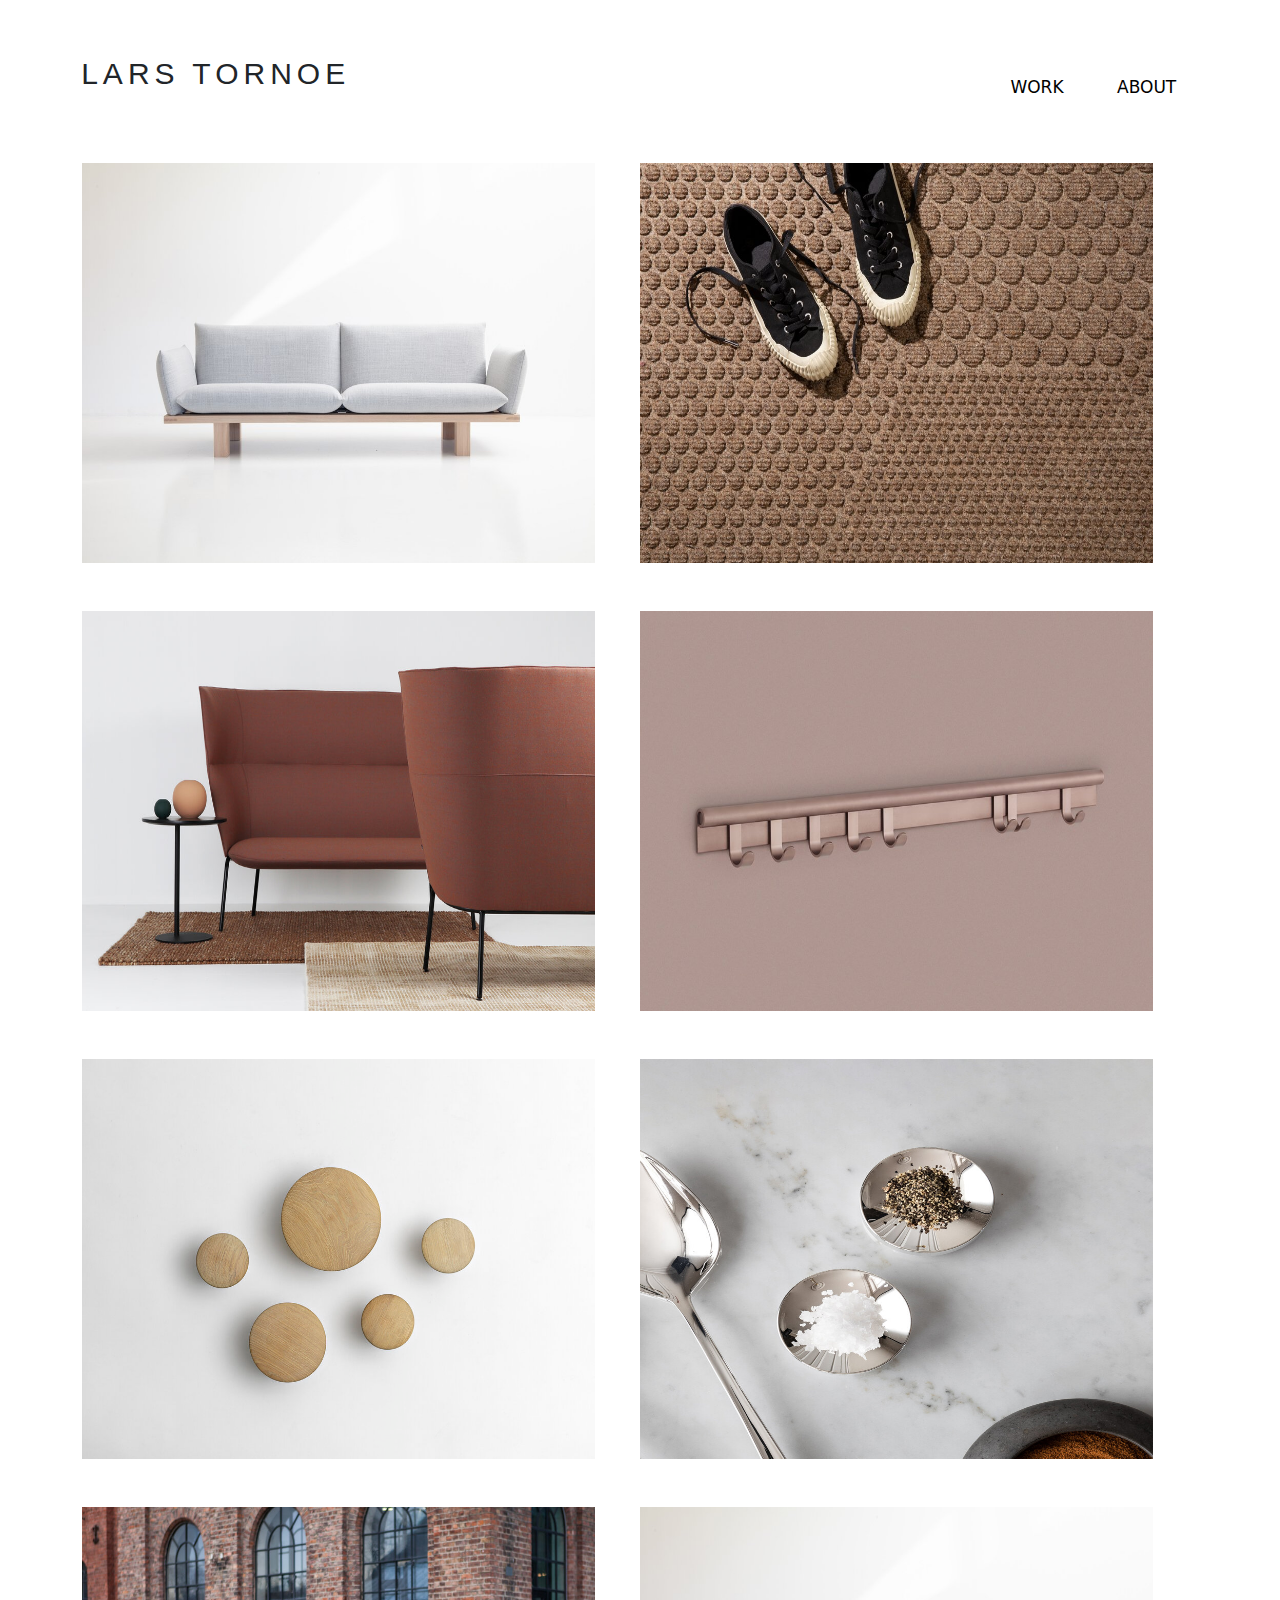
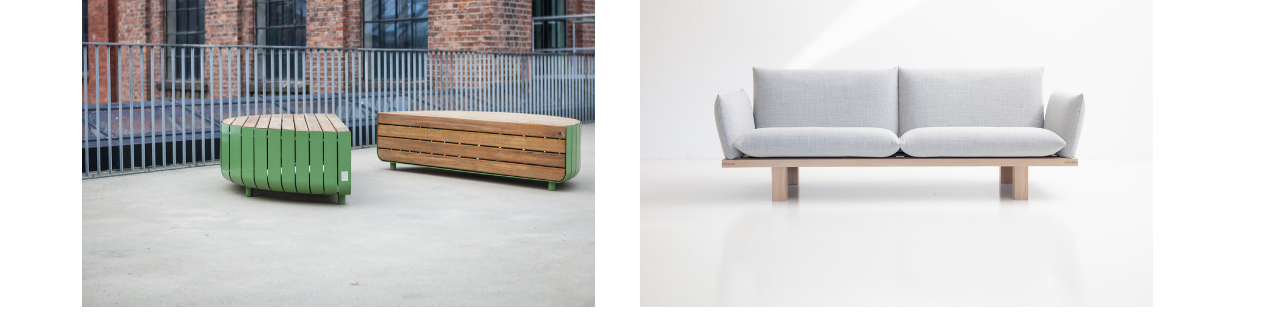
<file: index.html>
<!DOCTYPE html>
<html lang="en">

    <head>
        <meta charset="UTF-8">
        <meta name="viewport" content="width=device-width, initial-scale=1.0">
        <link rel="stylesheet" href="index.css">
        <link rel="icon" href="./images/favicon.ico">
        <title>Lars Tournøe</title>
        <link href="https://cdn.jsdelivr.net/npm/bootstrap@5.3.3/dist/css/bootstrap.min.css" rel="stylesheet">
        <script src="https://cdn.jsdelivr.net/npm/bootstrap@5.3.3/dist/js/bootstrap.bundle.min.js"></script>
        <link rel="stylesheet" href="https://cdn.jsdelivr.net/npm/bootstrap-icons@1.11.3/font/bootstrap-icons.min.css">
    </head>
    <body>
       
        <header class="header">
            <div class="row">
                
                <div class="col-lg-6"><p style=" letter-spacing: 5px; font-size: 30px; font-family: 'Franklin Gothic Medium', 'Arial Narrow', Arial, sans-serif; margin-left: 5%;">LARS TORNOE</p></div>
                <div class="col-lg-3"></div>
                <div class="col-lg-1 mt-4" style=""><a href="ii.html" style="text-decoration: none; font-size: 17px; color: black;">WORK</a></div>
                <div class="col-lg-1 mt-4" style=""><a href="About.html" style="color: black; text-decoration: none; font-size: 17px;">ABOUT</a></div>
                <div class="col-lg-1"></div>
            </div>
        </header>
  
     

        <div class="container">
        

                    <div class="row mb-5">
                            <div class="col-lg-6">
                                <div class="block">
                                    <img src="Images-lara/a1.jpg" class="image"alt="">
                                    <div class="texthover">
                                        <div class="text">One</div>
                                    </div>
                                </div>
                            </div>
                            <div class="col-lg-6">
                                <div class="block">
                                    <img src="Images-lara/a2.jpg" class="image"alt="">
                                    <div class="texthover">
                                        <div class="text">Two</div>
                                    </div>
                                </div>
                            </div>
                    </div>

                    <div class="row mb-5">
                        <div class="col-lg-6">
                            <div class="block">
                                <img src="Images-lara/a3.jpg" class="image"alt="">
                                <div class="texthover">
                                    <div class="text">Three</div>
                                </div>
                            </div>
                        </div>
                        <div class="col-lg-6">
                            <div class="block">
                                <img src="Images-lara/a4.jpg" class="image" alt="">
                                <div class="texthover">
                                    <div class="text">Four</div>
                                </div>
                            </div>
                        </div>
                    </div>

                    <div class="row mb-5">
                        <div class="col-lg-6">
                            <div class="block">
                                <img src="Images-lara/a5.jpg" class="image"alt="">
                                <div class="texthover">
                                    <div class="text">Five</div>
                                </div>
                            </div>
                        </div>
                        <div class="col-lg-6">
                            <div class="block">
                                <img src="Images-lara/a6.jpg" class="image" alt="">
                                <div class="texthover">
                                    <div class="text">Six</div>
                                </div>
                            </div>
                        </div>
                    </div>

                    <div class="row mb-3">
                        <div class="col-lg-6">
                            <div class="block">
                                <img src="Images-lara/a7.jpg" class="image"alt="">
                                <div class="texthover">
                                    <div class="text">Seven</div>
                                </div>
                            </div>
                        </div>
                        <div class="col-lg-6">
                            <div class="block">
                                <img src="Images-lara/a8.jpg" class="image" alt="">
                                <div class="texthover">
                                    <div class="text">Eight</div>
                                </div>
                            </div>
                        </div>
                    </div>
        
        </div>            


    </body>
</html>
</file>
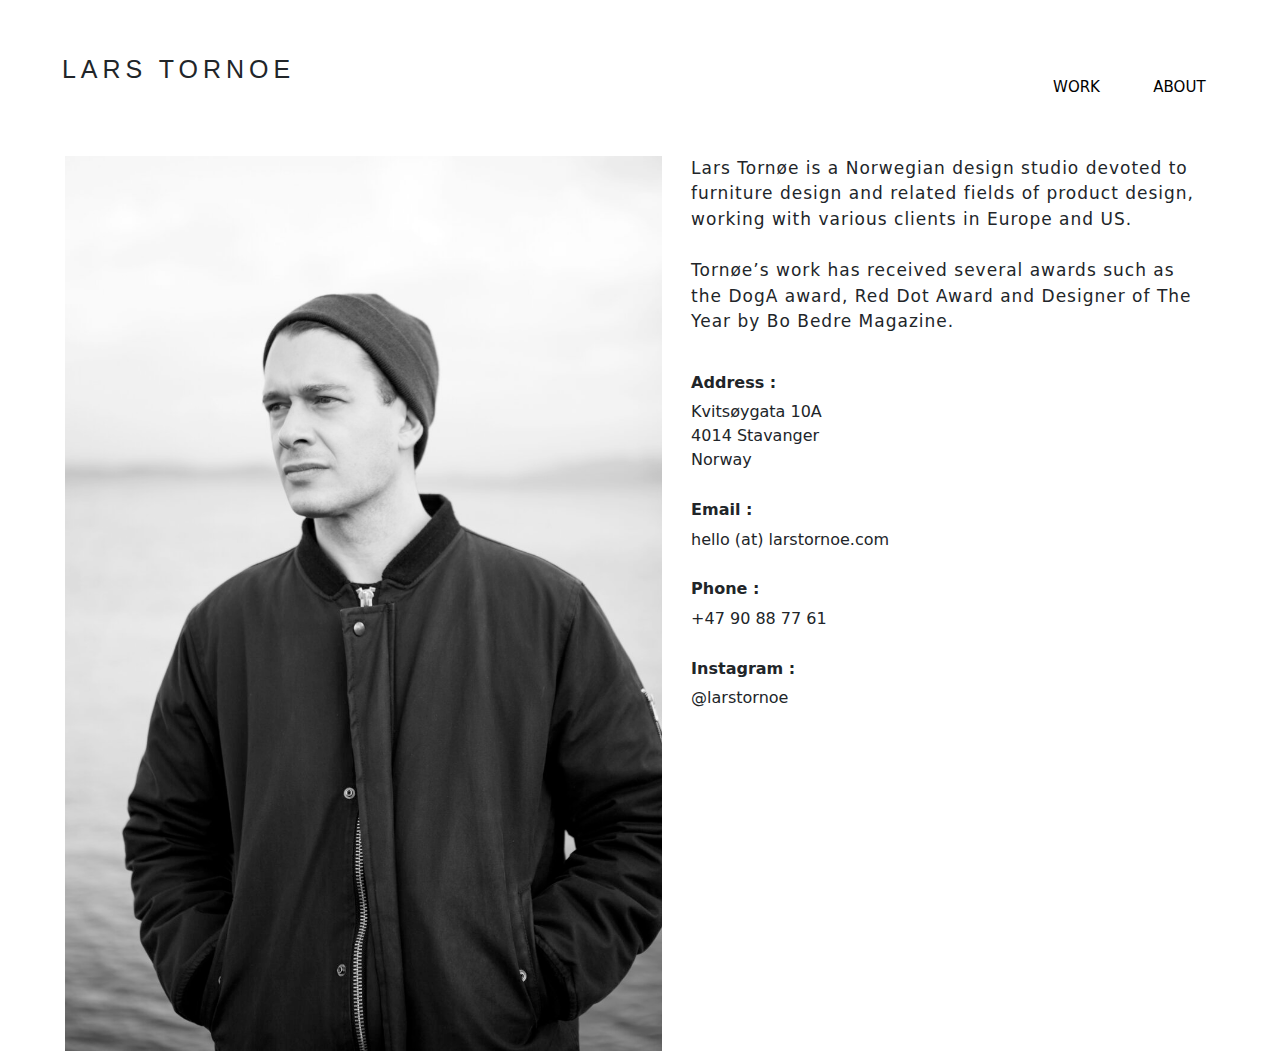
<file: About.html>
<!DOCTYPE html>
<html lang="en">

    <head>
        <meta charset="UTF-8">
        <meta name="viewport" content="width=device-width, initial-scale=1.0">
        <link rel="stylesheet" href="About.css">
        <link rel="icon" href="./images/favicon.ico">
        <title>Lars Tournøe</title>
        <link href="https://cdn.jsdelivr.net/npm/bootstrap@5.3.3/dist/css/bootstrap.min.css" rel="stylesheet">
        <script src="https://cdn.jsdelivr.net/npm/bootstrap@5.3.3/dist/js/bootstrap.bundle.min.js"></script>
        <link rel="stylesheet" href="https://cdn.jsdelivr.net/npm/bootstrap-icons@1.11.3/font/bootstrap-icons.min.css">
    </head>
    <body>

    <header class="header">
        <div class="row">
            
            <div class="col-lg-6"><p style="font-size: 25px; font-family: 'Franklin Gothic Medium', 'Arial Narrow', Arial, sans-serif; margin-left: 2%; letter-spacing: 5px;">LARS TORNOE</p></div>
            <div class="col-lg-3"></div>
            <div class="col-lg-1"></div>
            <div class="col-lg-1 mt-4" style=""><a href="index.html" style="text-decoration: none; font-size: 15px; color: black;">WORK</a></div>
            <div class="col-lg-1 mt-4" style=""><a href="About.html" style="color: black; text-decoration: none; font-size: 15px;">ABOUT</a></div>
            
        </div>
    </header>

    <div class="row">
        
        <div class="col-lg-6" style="margin-left: 5%;"><img src="Images-lara/Lars Tornoe.jpg" class="image1"></div>
    
        <div class="col-lg-5" style="margin-left: -2%;">
            <div style="font-size: 17px; margin-bottom: 5%; letter-spacing: 1px;">Lars Tornøe is a Norwegian design studio devoted to furniture design and related fields of product design, working with various clients in Europe and US.
            </div>
            <div style="font-size: 17px; margin-bottom: 7%; letter-spacing: 1px;">Tornøe’s work has received several awards such as the DogA award, Red Dot Award and  Designer of The Year by Bo Bedre Magazine.
            </div>
            <p style="font-weight: bold; margin-bottom: 1%;"> Address : </p>
            <p>Kvitsøygata 10A <br>
                4014 Stavanger<br>
                Norway</p>

                <p style="font-weight: bold; margin-bottom: 1%; margin-top: 5%;"> Email : </p>
                <p>hello (at) larstornoe.com</p>
                    
             <p style="font-weight: bold; margin-bottom: 1%; margin-top: 5%;"> Phone : </p>
             <p>+47 90 88 77 61</p>


            <p style="font-weight: bold; margin-bottom: 1%; margin-top: 5%;"> Instagram : </p>
            <p>@larstornoe </p>
        </div>
    
    </div>

</body>
</html>
</file>
<file: index.css>
.header .row{
    margin-top: 4%;
    margin-bottom: 4%;
    margin-left: 3%;
    margin-right: 3%;
}

.container{
  width: 100%;
}

.row{
    width: 100%;
    position: relative;
}
.block{
    position: relative;
    margin-right: 4%;
  }
  
  .image{
    width: 100%;
    height: 400px;
  }

  .text{
    color: black;
    font-size: 30px;
    font-weight: bold;
    padding: 40px 32px;
  }

  
  .block:hover .image {
    opacity: 0.4;
  }
  .block:hover .texthover {
    opacity: 1;
  }

  .texthover {
    opacity: 0;
    position: absolute;
    top: 70%;
    left: 10%;
  }
</file>
<file: About.css>
.header .row{
    margin-top: 4%;
    margin-bottom: 4%;
    margin-left: 3%;
    margin-right: 3%;
}

.image1{

    width: 95%;
}
</file>
